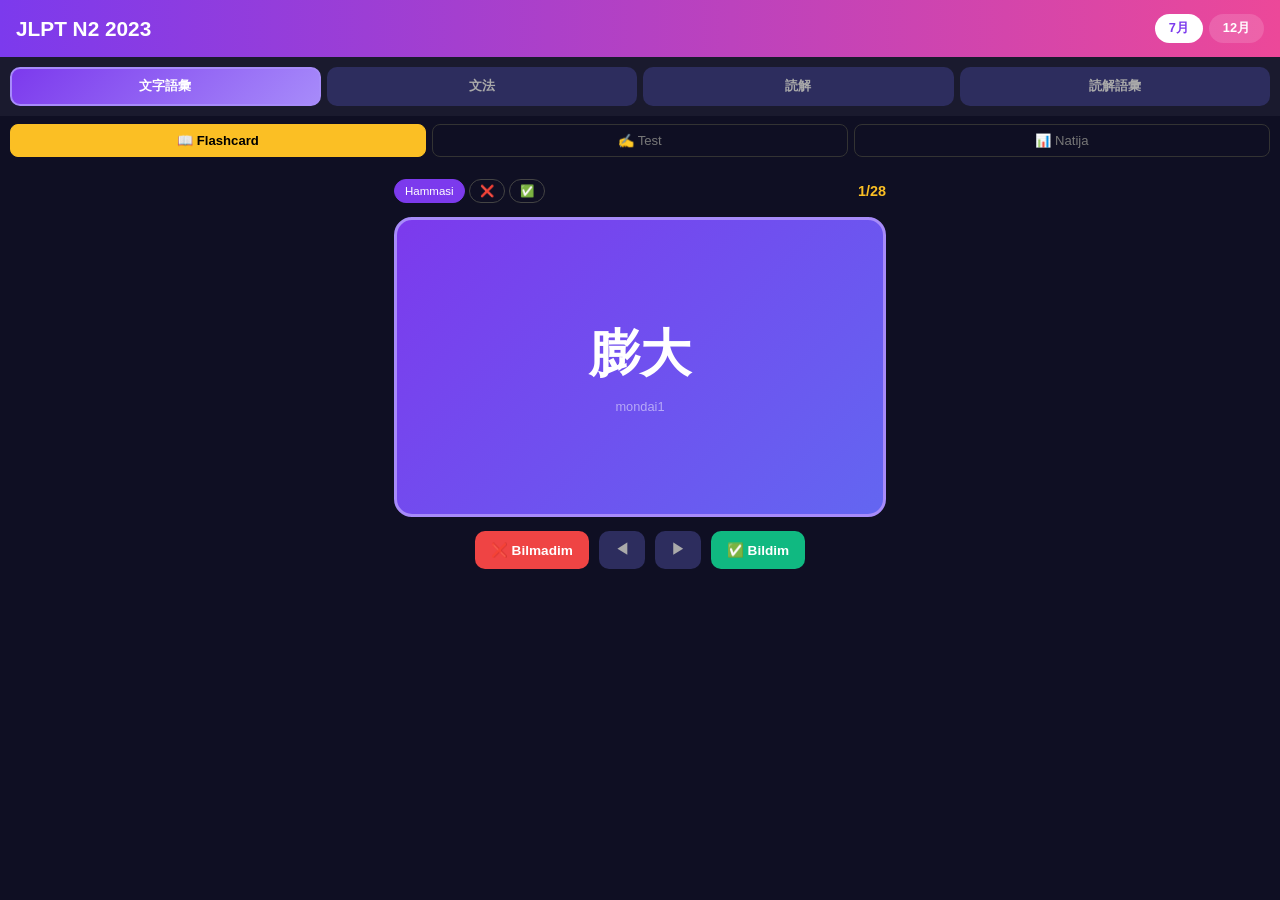
<file: app/index.html>
<!DOCTYPE html>
<html lang="ja">
<head>
<meta charset="UTF-8">
<meta name="viewport" content="width=device-width,initial-scale=1.0">
<title>JLPT N2 2023</title>
<style>
*{margin:0;padding:0;box-sizing:border-box}
body{font-family:-apple-system,sans-serif;background:#0f0f23;color:#eee;min-height:100vh}
header{background:linear-gradient(90deg,#7c3aed,#ec4899);padding:14px 16px;display:flex;align-items:center;justify-content:space-between}
header h1{font-size:1.3rem;color:#fff}
.tabs{display:flex;gap:6px}
.tab{padding:6px 14px;background:rgba(255,255,255,.15);border:none;color:#fff;border-radius:20px;cursor:pointer;font-size:.8rem;font-weight:700}
.tab.on{background:#fff;color:#7c3aed}
nav{display:flex;gap:6px;padding:10px;background:#1a1a2e;flex-wrap:wrap}
nav button{flex:1;min-width:70px;padding:9px 6px;background:#2d2d5e;border:2px solid transparent;color:#aaa;border-radius:10px;cursor:pointer;font-size:.8rem;font-weight:600;transition:.2s}
nav button.on{background:linear-gradient(135deg,#7c3aed,#a78bfa);color:#fff;border-color:#a78bfa}
.modes{display:flex;gap:6px;padding:8px 10px;background:#0f0f23}
.modes button{flex:1;padding:8px;background:transparent;border:1px solid #333;color:#777;border-radius:8px;cursor:pointer;font-size:.82rem;transition:.2s}
.modes button.on{background:#fbbf24;color:#000;border-color:#fbbf24;font-weight:700}
main{padding:14px;max-width:520px;margin:0 auto}
.view{display:none}.view.on{display:block;animation:fi .3s}
@keyframes fi{from{opacity:0;transform:translateY(8px)}to{opacity:1;transform:none}}

/* Card */
.fc-bar{display:flex;justify-content:space-between;align-items:center;margin-bottom:10px}
.filters{display:flex;gap:4px}
.filters button{padding:4px 10px;background:transparent;border:1px solid #444;color:#888;border-radius:12px;cursor:pointer;font-size:.72rem}
.filters button.on{background:#7c3aed;color:#fff;border-color:#7c3aed}
.cnt{color:#fbbf24;font-weight:700;font-size:.9rem}
.card-box{perspective:1000px;margin:14px 0}
.card{position:relative;width:100%;min-height:300px;cursor:pointer;transform-style:preserve-3d;transition:transform .5s;border-radius:18px}
.card.flip{transform:rotateY(180deg)}
.card-f,.card-b{position:absolute;width:100%;min-height:300px;backface-visibility:hidden;border-radius:18px;padding:20px;display:flex;flex-direction:column;align-items:center;justify-content:center}
.card-f{background:linear-gradient(135deg,#7c3aed,#6366f1);border:3px solid #a78bfa}
.card-b{background:#1a1a2e;border:3px solid #ec4899;transform:rotateY(180deg);align-items:stretch;justify-content:flex-start;overflow-y:auto;max-height:420px}
.card-f .big{font-size:3.2rem;font-weight:900;color:#fff}
.card-f .sub{margin-top:10px;color:rgba(255,255,255,.5);font-size:.8rem}
.row{margin-bottom:8px;padding-bottom:7px;border-bottom:1px solid #2a2a4e}
.row .lbl{font-size:.68rem;color:#ec4899;text-transform:uppercase;font-weight:700;letter-spacing:.5px}
.row .val{font-size:.9rem;color:#eee;line-height:1.5;margin-top:2px}
.row .val.lg{font-size:1.7rem;color:#fbbf24;font-weight:800}
.tip{display:block;margin-top:4px;padding:5px 8px;background:rgba(251,191,36,.06);border-left:3px solid #fbbf24;border-radius:3px;font-size:.78rem;color:#fbbf24}
.acts{display:flex;justify-content:center;gap:10px;margin-top:14px}
.acts button{padding:10px 16px;border:none;border-radius:10px;cursor:pointer;font-weight:700;font-size:.85rem;transition:.2s}
.b-no{background:#ef4444;color:#fff}
.b-no:hover{transform:scale(1.06)}
.b-yes{background:#10b981;color:#fff}
.b-yes:hover{transform:scale(1.06)}
.b-arr{background:#2d2d5e;color:#aaa}

/* Test */
.t-bar{display:flex;justify-content:space-between;align-items:center;margin-bottom:10px;flex-wrap:wrap;gap:6px}
.t-types{display:flex;gap:4px;flex-wrap:wrap}
.t-types button{padding:4px 10px;background:transparent;border:1px solid #444;color:#888;border-radius:12px;cursor:pointer;font-size:.72rem}
.t-types button.on{background:#fbbf24;color:#000;border-color:#fbbf24;font-weight:700}
.t-score{color:#10b981;font-weight:700}
.t-box{background:#1a1a2e;border-radius:14px;padding:18px;border:2px solid #2d2d5e}
.t-q{font-size:1.5rem;text-align:center;color:#fff;margin-bottom:16px;font-weight:800;min-height:44px}
.t-opts{display:flex;flex-direction:column;gap:7px}
.t-o{padding:12px;background:#0f0f23;border:2px solid #2d2d5e;border-radius:10px;cursor:pointer;color:#ddd;font-size:.88rem;transition:.2s}
.t-o:hover{border-color:#7c3aed}
.t-o.ok{border-color:#10b981;background:rgba(16,185,129,.1);color:#10b981}
.t-o.no{border-color:#ef4444;background:rgba(239,68,68,.08);color:#ef4444}
.t-fb{margin-top:12px;padding:10px;border-radius:8px;font-size:.82rem;display:none;line-height:1.5}
.t-fb.show{display:block}
.t-fb.fok{background:rgba(16,185,129,.08);border:1px solid #10b981;color:#6ee7b7}
.t-fb.fno{background:rgba(239,68,68,.06);border:1px solid #ef4444;color:#fca5a5}
.t-next{display:none;margin:12px auto 0;padding:9px 20px;background:#7c3aed;color:#fff;border:none;border-radius:8px;cursor:pointer;font-size:.85rem}
.t-next.show{display:block}

/* Stats */
.s-grid{display:grid;grid-template-columns:1fr 1fr 1fr;gap:8px;margin-bottom:16px}
.s-c{background:#1a1a2e;border-radius:12px;padding:14px;text-align:center;border:1px solid #2d2d5e}
.s-c .n{font-size:2rem;font-weight:900}
.s-c .l{font-size:.68rem;color:#888;margin-top:2px}
.s-c.sk .n{color:#10b981}.s-c.su .n{color:#ef4444}.s-c.st .n{color:#fbbf24}
.s-list{display:flex;flex-direction:column;gap:7px;margin-bottom:16px}
.s-i{background:#1a1a2e;border-radius:8px;padding:10px;border:1px solid #2d2d5e}
.s-h{display:flex;justify-content:space-between;margin-bottom:5px;font-size:.82rem}
.s-h .p{color:#10b981;font-weight:700}
.pb{height:5px;background:#2d2d5e;border-radius:3px;overflow:hidden}
.pb div{height:100%;background:linear-gradient(90deg,#10b981,#6ee7b7);border-radius:3px;transition:width .4s}
.s-btns{display:flex;gap:8px}
.s-btns button{padding:8px 12px;background:transparent;border:1px solid #ef4444;color:#ef4444;border-radius:6px;cursor:pointer;font-size:.75rem}
.s-btns button:last-child{border-color:#fbbf24;color:#fbbf24}
</style>
</head>
<body>
<header>
<h1>JLPT N2 2023</h1>
<div class="tabs">
<button class="tab on" data-e="july">7月</button>
<button class="tab" data-e="dec">12月</button>
</div>
</header>
<nav id="nav">
<button class="on" data-s="moji">文字語彙</button>
<button data-s="bunpo">文法</button>
<button data-s="dokkai">読解</button>
<button data-s="dv">読解語彙</button>
</nav>
<div class="modes">
<button class="on" data-m="fc">📖 Flashcard</button>
<button data-m="test">✍️ Test</button>
<button data-m="st">📊 Natija</button>
</div>
<main>
<div class="view on" id="v-fc">
<div class="fc-bar"><div class="filters"><button class="on" data-f="all">Hammasi</button><button data-f="unknown">❌</button><button data-f="known">✅</button></div><span class="cnt" id="cnt">0/0</span></div>
<div class="card-box"><div class="card" id="card"><div class="card-f" id="cf"></div><div class="card-b" id="cb"></div></div></div>
<div class="acts"><button class="b-no" id="bno">❌ Bilmadim</button><button class="b-arr" id="bp">◀</button><button class="b-arr" id="bn">▶</button><button class="b-yes" id="byes">✅ Bildim</button></div>
</div>
<div class="view" id="v-test">
<div class="t-bar"><div class="t-types"><button class="on" data-t="meaning">Ma'no</button><button data-t="reading">O'qilishi</button><button data-t="kanji">Kanji</button><button data-t="usage">Misol</button></div><span class="t-score" id="tscore">0/0</span></div>
<div class="t-box"><div class="t-q" id="tq"></div><div class="t-opts" id="topts"></div><div class="t-fb" id="tfb"></div><button class="t-next" id="tnext">Keyingi →</button></div>
</div>
<div class="view" id="v-st">
<div class="s-grid" id="sgrid"></div>
<div class="s-list" id="slist"></div>
<div class="s-btns"><button id="brs">Bu bo'limni tozalash</button><button id="bra">Hammasini tozalash</button></div>
</div>
</main>
<script src="data.js"></script>
<script src="app.js"></script>
</body>
</html>
</file>
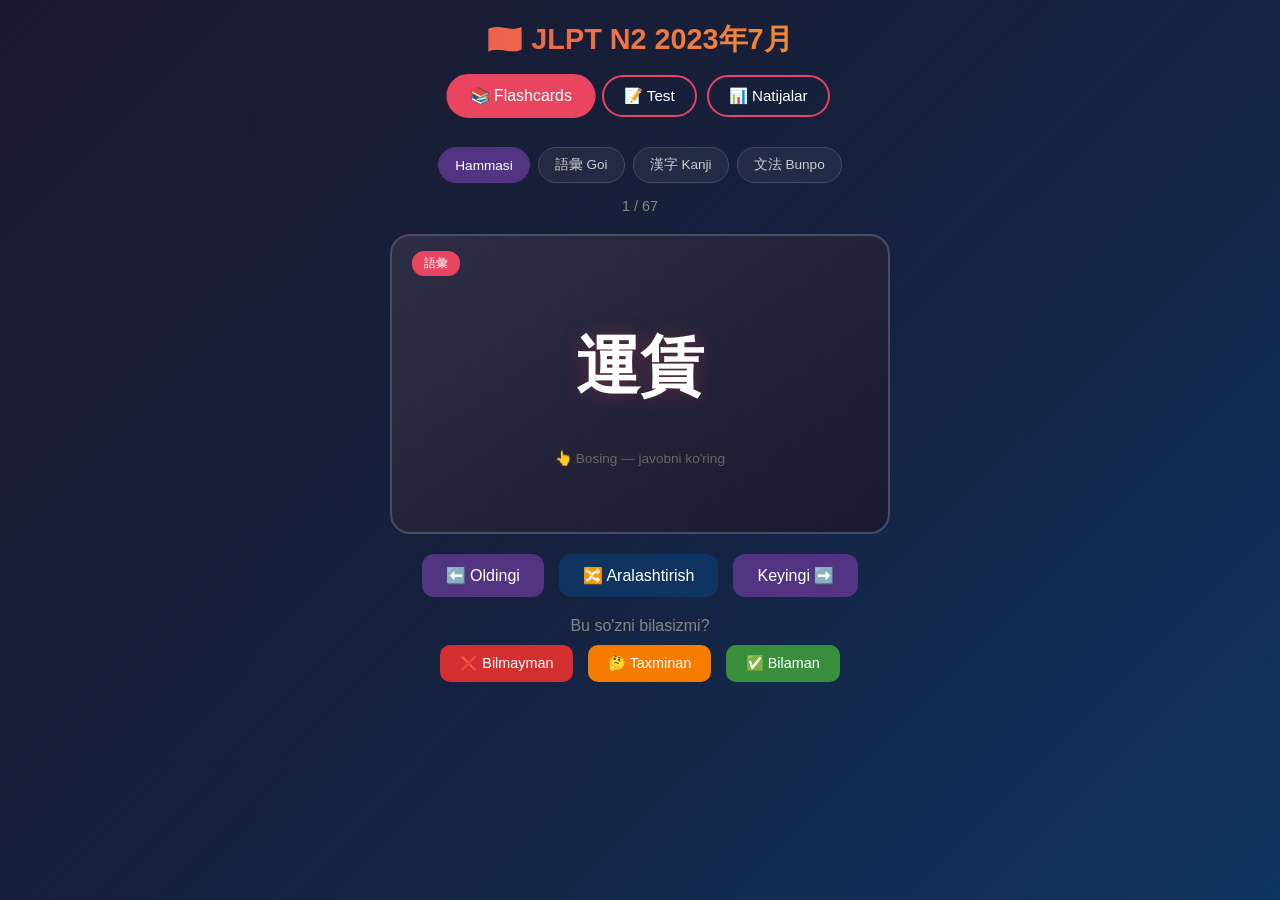
<file: flashcard-app/index.html>
<!DOCTYPE html>
<html lang="ja">
<head>
    <meta charset="UTF-8">
    <meta name="viewport" content="width=device-width, initial-scale=1.0">
    <title>JLPT N2 2023年7月 - Flashcard & Test</title>
    <link rel="stylesheet" href="style.css">
</head>
<body>
    <div class="container">
        <header>
            <h1>🇯🇵 JLPT N2 2023年7月</h1>
            <nav>
                <button class="nav-btn active" onclick="showSection('flashcards')">📚 Flashcards</button>
                <button class="nav-btn" onclick="showSection('test')">📝 Test</button>
                <button class="nav-btn" onclick="showSection('stats')">📊 Natijalar</button>
            </nav>
        </header>

        <!-- FLASHCARD SECTION -->
        <section id="flashcards" class="section active">
            <div class="filter-bar">
                <button class="filter-btn active" onclick="filterCards('all')">Hammasi</button>
                <button class="filter-btn" onclick="filterCards('goi')">語彙 Goi</button>
                <button class="filter-btn" onclick="filterCards('kanji')">漢字 Kanji</button>
                <button class="filter-btn" onclick="filterCards('bunpo')">文法 Bunpo</button>
            </div>
            <div class="card-counter">
                <span id="currentCardNum">1</span> / <span id="totalCards">0</span>
            </div>
            <div class="flashcard-container">
                <div class="flashcard" id="flashcard" onclick="flipCard()">
                    <div class="card-front">
                        <div class="card-type" id="cardType">語彙</div>
                        <div class="card-kanji" id="cardFront">運賃</div>
                        <p class="flip-hint">👆 Bosing — javobni ko'ring</p>
                    </div>
                    <div class="card-back">
                        <div class="card-reading" id="cardReading">うんちん</div>
                        <div class="card-meaning" id="cardMeaning">Yo'l haqi / Transport narxi</div>
                        <div class="card-example" id="cardExample">バスの運賃を払う。</div>
                        <div class="card-example-uz" id="cardExampleUz">Avtobus yo'l haqini to'lamoq.</div>
                    </div>
                </div>
            </div>
            <div class="card-controls">
                <button class="ctrl-btn" onclick="prevCard()">⬅️ Oldingi</button>
                <button class="ctrl-btn shuffle-btn" onclick="shuffleCards()">🔀 Aralashtirish</button>
                <button class="ctrl-btn" onclick="nextCard()">Keyingi ➡️</button>
            </div>
            <div class="card-rating">
                <p>Bu so'zni bilasizmi?</p>
                <button class="rate-btn rate-no" onclick="rateCard('hard')">❌ Bilmayman</button>
                <button class="rate-btn rate-ok" onclick="rateCard('ok')">🤔 Taxminan</button>
                <button class="rate-btn rate-yes" onclick="rateCard('easy')">✅ Bilaman</button>
            </div>
        </section>

        <!-- TEST SECTION -->
        <section id="test" class="section">
            <div class="test-header">
                <h2>JLPT N2 模擬試験</h2>
                <div class="test-info">
                    <span id="testProgress">Savol: 1/55</span>
                    <span id="testScore">Ball: 0</span>
                </div>
            </div>
            <div class="test-question" id="testQuestion">
                <div class="question-type" id="questionType">問題1：漢字の読み方</div>
                <div class="question-text" id="questionText"></div>
                <div class="options" id="options"></div>
            </div>
            <div class="test-controls">
                <button class="ctrl-btn" id="nextQuestionBtn" onclick="nextQuestion()" disabled>次の問題 ➡️</button>
                <button class="ctrl-btn" onclick="resetTest()">🔄 Qayta boshlash</button>
            </div>
            <div class="test-result" id="testResult" style="display:none;">
                <h2 id="resultTitle"></h2>
                <div id="resultDetails"></div>
            </div>
        </section>

        <!-- STATS SECTION -->
        <section id="stats" class="section">
            <h2>📊 O'rganish statistikasi</h2>
            <div class="stats-grid">
                <div class="stat-card">
                    <div class="stat-number" id="statTotal">0</div>
                    <div class="stat-label">Jami kartalar</div>
                </div>
                <div class="stat-card">
                    <div class="stat-number" id="statEasy">0</div>
                    <div class="stat-label">✅ Bilaman</div>
                </div>
                <div class="stat-card">
                    <div class="stat-number" id="statOk">0</div>
                    <div class="stat-label">🤔 Taxminan</div>
                </div>
                <div class="stat-card">
                    <div class="stat-number" id="statHard">0</div>
                    <div class="stat-label">❌ Bilmayman</div>
                </div>
            </div>
            <div class="stats-grid">
                <div class="stat-card">
                    <div class="stat-number" id="statTestScore">0%</div>
                    <div class="stat-label">Test natijasi</div>
                </div>
                <div class="stat-card">
                    <div class="stat-number" id="statTestAttempts">0</div>
                    <div class="stat-label">Test urinishlari</div>
                </div>
            </div>
            <button class="ctrl-btn" onclick="resetStats()">🗑️ Statistikani tozalash</button>
        </section>
    </div>

    <script src="data.js"></script>
    <script src="app.js"></script>
</body>
</html>
</file>
<file: flashcard-app/style.css>
* {
    margin: 0;
    padding: 0;
    box-sizing: border-box;
}

body {
    font-family: 'Segoe UI', 'Noto Sans JP', sans-serif;
    background: linear-gradient(135deg, #1a1a2e 0%, #16213e 50%, #0f3460 100%);
    min-height: 100vh;
    color: #fff;
}

.container {
    max-width: 800px;
    margin: 0 auto;
    padding: 20px;
}

header {
    text-align: center;
    margin-bottom: 30px;
}

header h1 {
    font-size: 1.8em;
    margin-bottom: 15px;
    background: linear-gradient(90deg, #e94560, #f5a623);
    -webkit-background-clip: text;
    -webkit-text-fill-color: transparent;
}

nav {
    display: flex;
    gap: 10px;
    justify-content: center;
    flex-wrap: wrap;
}

.nav-btn {
    padding: 10px 20px;
    border: 2px solid #e94560;
    background: transparent;
    color: #fff;
    border-radius: 25px;
    cursor: pointer;
    font-size: 0.95em;
    transition: all 0.3s;
}

.nav-btn:hover, .nav-btn.active {
    background: #e94560;
    transform: scale(1.05);
}

.section {
    display: none;
}

.section.active {
    display: block;
}

/* Filter Bar */
.filter-bar {
    display: flex;
    gap: 8px;
    justify-content: center;
    margin-bottom: 15px;
    flex-wrap: wrap;
}

.filter-btn {
    padding: 8px 16px;
    border: 1px solid #4a4a6a;
    background: rgba(255,255,255,0.05);
    color: #ccc;
    border-radius: 20px;
    cursor: pointer;
    font-size: 0.85em;
    transition: all 0.3s;
}

.filter-btn:hover, .filter-btn.active {
    background: #533483;
    color: #fff;
    border-color: #533483;
}

.card-counter {
    text-align: center;
    color: #888;
    margin-bottom: 10px;
    font-size: 0.9em;
}

/* Flashcard */
.flashcard-container {
    perspective: 1000px;
    margin: 20px auto;
    max-width: 500px;
}

.flashcard {
    width: 100%;
    min-height: 300px;
    position: relative;
    cursor: pointer;
    transform-style: preserve-3d;
    transition: transform 0.6s;
    border-radius: 20px;
}

.flashcard.flipped {
    transform: rotateY(180deg);
}

.card-front, .card-back {
    position: absolute;
    width: 100%;
    min-height: 300px;
    backface-visibility: hidden;
    border-radius: 20px;
    display: flex;
    flex-direction: column;
    align-items: center;
    justify-content: center;
    padding: 30px;
}

.card-front {
    background: linear-gradient(145deg, #2d2d44, #1a1a2e);
    border: 2px solid #4a4a6a;
}

.card-back {
    background: linear-gradient(145deg, #1e3a5f, #16213e);
    border: 2px solid #e94560;
    transform: rotateY(180deg);
}

.card-type {
    position: absolute;
    top: 15px;
    left: 20px;
    font-size: 0.75em;
    background: #e94560;
    padding: 4px 12px;
    border-radius: 12px;
}

.card-kanji {
    font-size: 4em;
    font-weight: bold;
    margin: 20px 0;
    text-shadow: 0 0 20px rgba(233,69,96,0.3);
}

.flip-hint {
    color: #666;
    font-size: 0.85em;
    margin-top: 20px;
}

.card-reading {
    font-size: 1.8em;
    color: #f5a623;
    margin-bottom: 10px;
}

.card-meaning {
    font-size: 1.3em;
    color: #4fc3f7;
    margin-bottom: 15px;
    text-align: center;
}

.card-example {
    font-size: 1em;
    color: #ddd;
    padding: 10px;
    background: rgba(0,0,0,0.2);
    border-radius: 10px;
    margin-bottom: 5px;
    text-align: center;
    width: 100%;
}

.card-example-uz {
    font-size: 0.85em;
    color: #aaa;
    font-style: italic;
    text-align: center;
}

/* Controls */
.card-controls {
    display: flex;
    gap: 15px;
    justify-content: center;
    margin: 20px 0;
}

.ctrl-btn {
    padding: 12px 24px;
    border: none;
    background: #533483;
    color: #fff;
    border-radius: 12px;
    cursor: pointer;
    font-size: 1em;
    transition: all 0.3s;
}

.ctrl-btn:hover {
    background: #e94560;
    transform: translateY(-2px);
}

.ctrl-btn:disabled {
    background: #333;
    cursor: not-allowed;
    transform: none;
}

.shuffle-btn {
    background: #0f3460;
}

/* Rating */
.card-rating {
    text-align: center;
    margin-top: 15px;
}

.card-rating p {
    color: #888;
    margin-bottom: 10px;
}

.rate-btn {
    padding: 10px 20px;
    border: none;
    border-radius: 10px;
    cursor: pointer;
    font-size: 0.9em;
    margin: 0 5px;
    transition: all 0.3s;
}

.rate-no { background: #d32f2f; color: #fff; }
.rate-ok { background: #f57c00; color: #fff; }
.rate-yes { background: #388e3c; color: #fff; }

.rate-btn:hover { transform: scale(1.1); }

/* TEST */
.test-header {
    text-align: center;
    margin-bottom: 20px;
}

.test-header h2 {
    color: #f5a623;
    margin-bottom: 10px;
}

.test-info {
    display: flex;
    justify-content: space-between;
    background: rgba(255,255,255,0.05);
    padding: 10px 20px;
    border-radius: 10px;
}

.test-question {
    background: rgba(255,255,255,0.05);
    border-radius: 15px;
    padding: 25px;
    margin-bottom: 20px;
}

.question-type {
    color: #e94560;
    font-size: 0.85em;
    margin-bottom: 10px;
}

.question-text {
    font-size: 1.2em;
    margin-bottom: 20px;
    line-height: 1.6;
}

.question-text .highlight {
    color: #f5a623;
    font-weight: bold;
    border-bottom: 2px solid #f5a623;
}

.options {
    display: flex;
    flex-direction: column;
    gap: 10px;
}

.option-btn {
    padding: 15px 20px;
    border: 2px solid #4a4a6a;
    background: rgba(255,255,255,0.03);
    color: #fff;
    border-radius: 12px;
    cursor: pointer;
    text-align: left;
    font-size: 1em;
    transition: all 0.3s;
}

.option-btn:hover {
    border-color: #533483;
    background: rgba(83,52,131,0.2);
}

.option-btn.correct {
    border-color: #388e3c;
    background: rgba(56,142,60,0.2);
    animation: pulse 0.5s;
}

.option-btn.wrong {
    border-color: #d32f2f;
    background: rgba(211,47,47,0.2);
}

.option-btn.disabled {
    pointer-events: none;
}

@keyframes pulse {
    0% { transform: scale(1); }
    50% { transform: scale(1.02); }
    100% { transform: scale(1); }
}

.test-controls {
    display: flex;
    gap: 10px;
    justify-content: center;
}

.test-result {
    text-align: center;
    padding: 30px;
    background: rgba(255,255,255,0.05);
    border-radius: 15px;
}

.test-result h2 {
    font-size: 2em;
    margin-bottom: 15px;
}

/* STATS */
.stats-grid {
    display: grid;
    grid-template-columns: repeat(auto-fit, minmax(150px, 1fr));
    gap: 15px;
    margin: 20px 0;
}

.stat-card {
    background: rgba(255,255,255,0.05);
    border-radius: 15px;
    padding: 20px;
    text-align: center;
    border: 1px solid #4a4a6a;
}

.stat-number {
    font-size: 2.5em;
    font-weight: bold;
    color: #f5a623;
}

.stat-label {
    color: #888;
    margin-top: 5px;
    font-size: 0.9em;
}

/* Responsive */
@media (max-width: 600px) {
    .card-kanji { font-size: 3em; }
    .card-front, .card-back { min-height: 250px; padding: 20px; }
    .nav-btn { padding: 8px 14px; font-size: 0.85em; }
    .ctrl-btn { padding: 10px 16px; font-size: 0.9em; }
}
</file>
